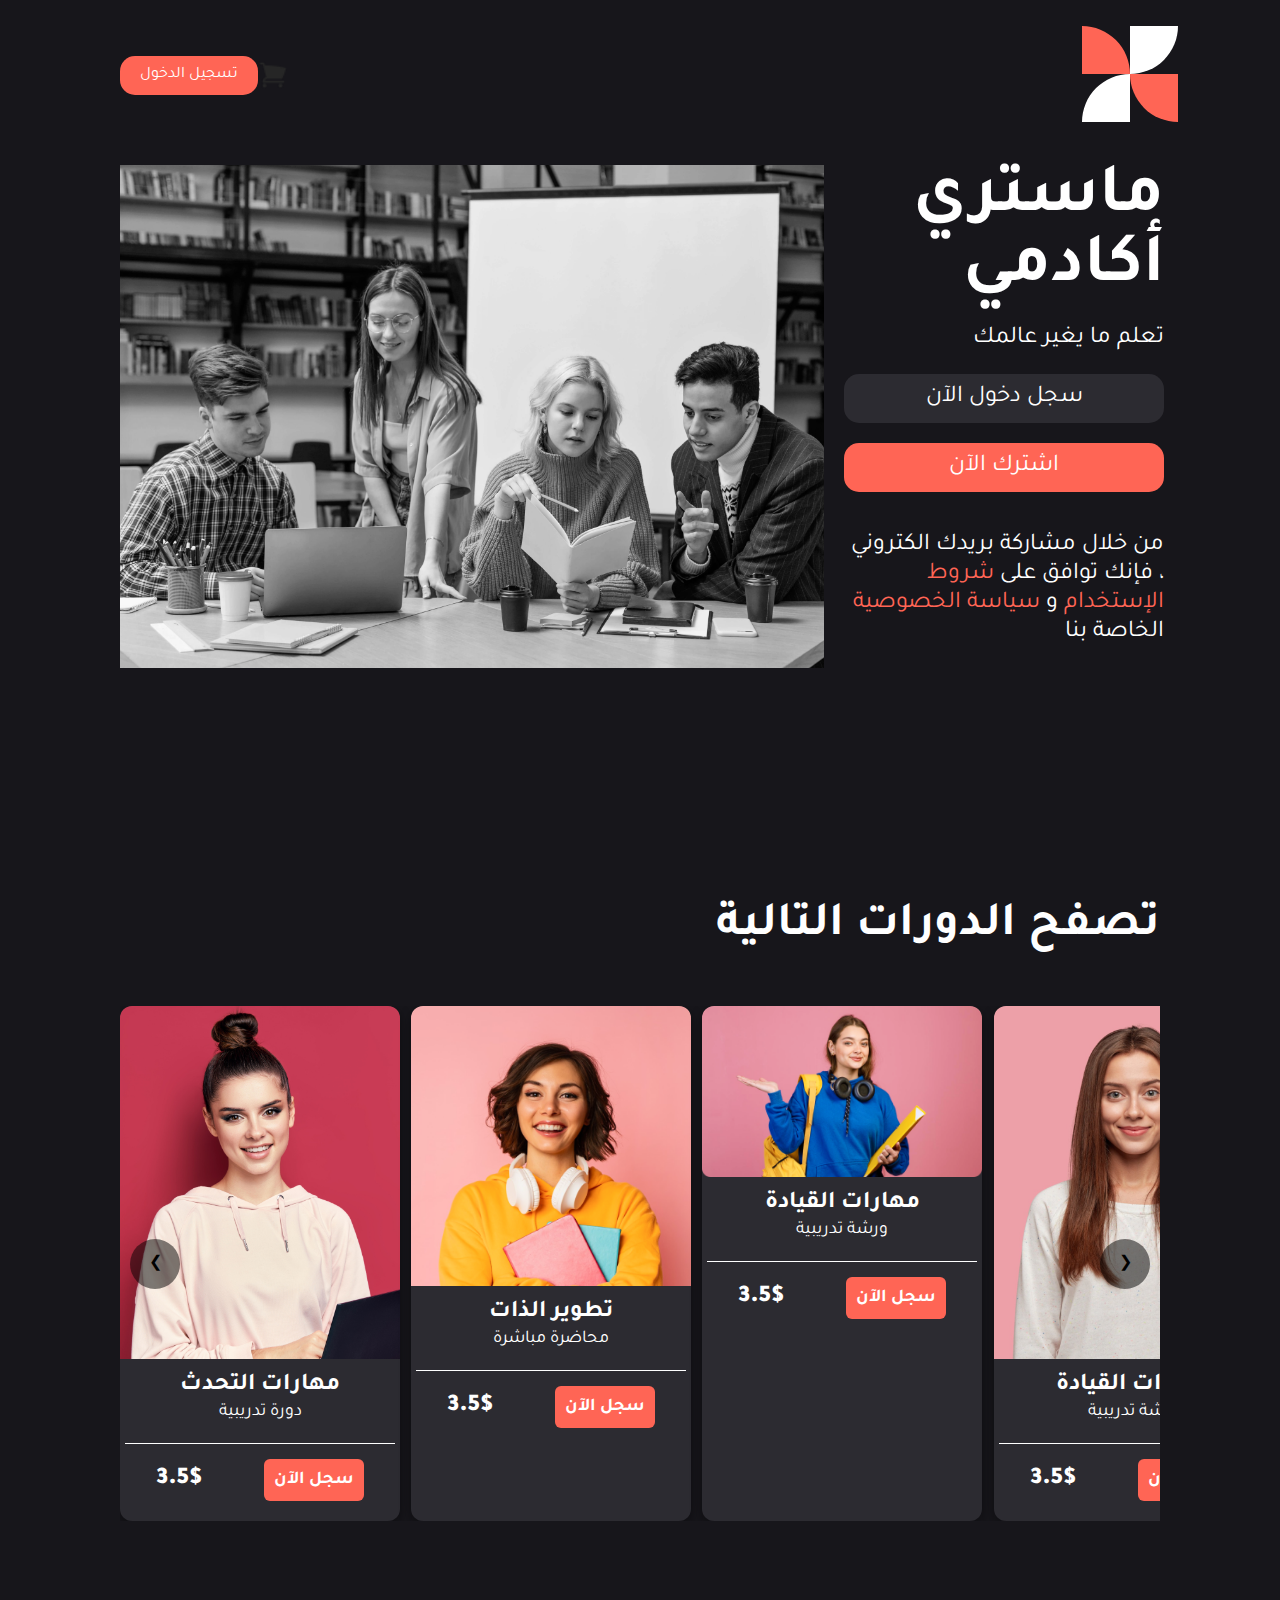
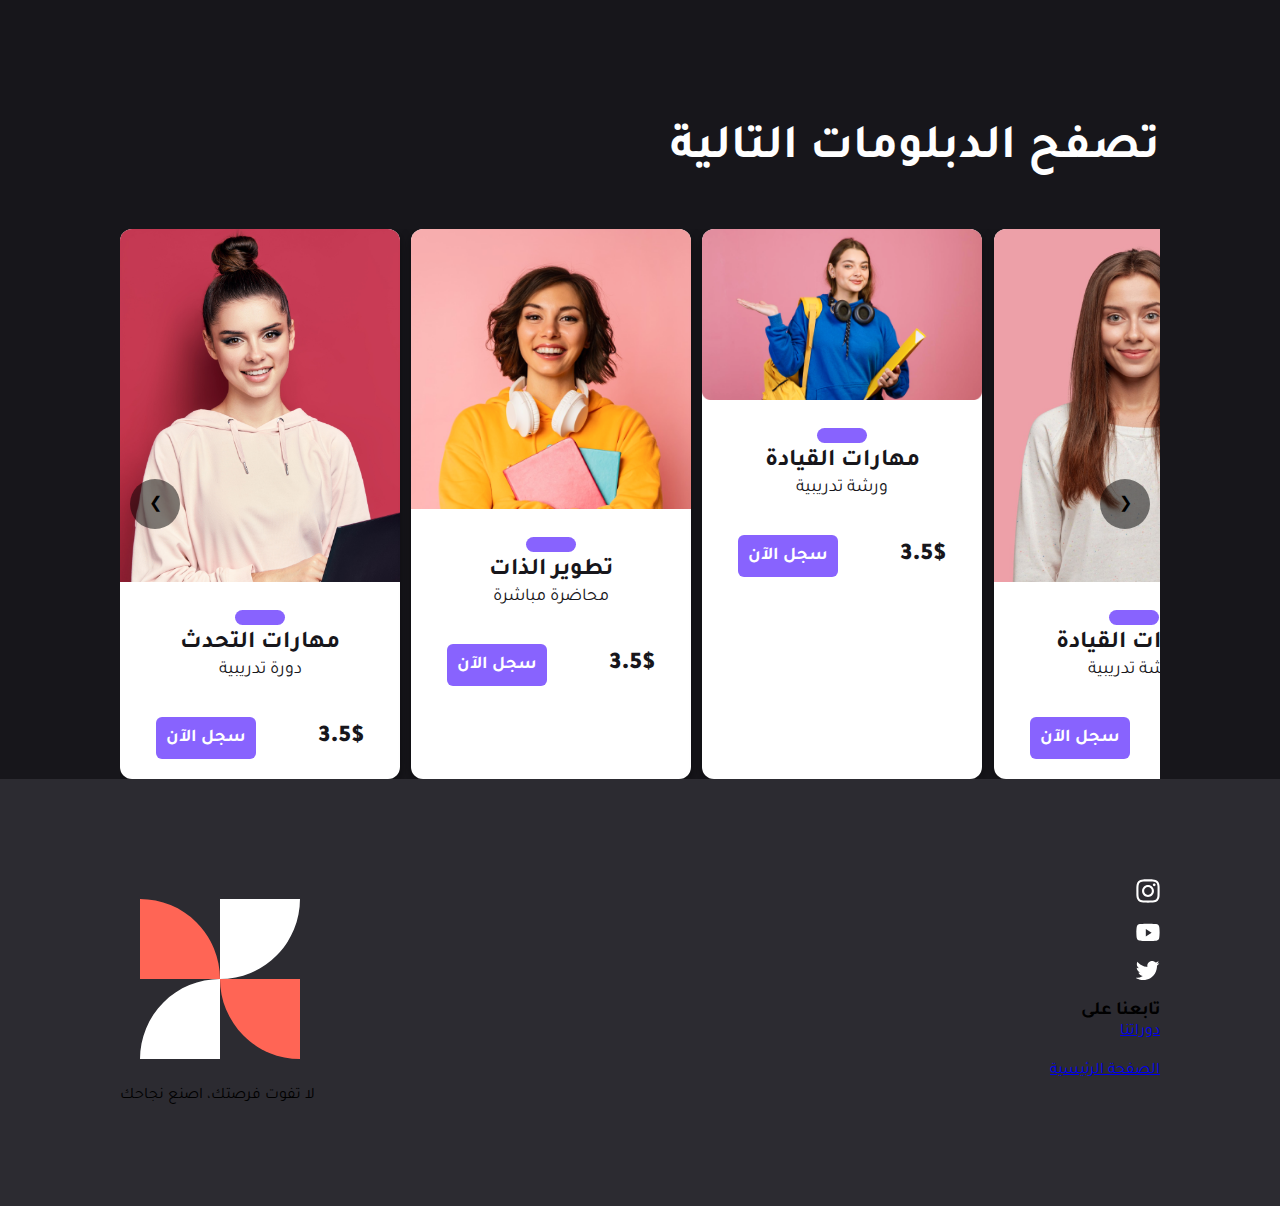
<file: assets/index.html>
<!DOCTYPE html>
<html lang="ar">
<head>
    <meta charset="UTF-8">
    <meta name="viewport" content="width=device-width, initial-scale=1.0">
    <title>Academy</title>
    <link href="https://fonts.googleapis.com/css2?family=Tajawal:wght@400;700&display=swap" rel="stylesheet">
    <link rel="stylesheet" href="./style/style.css">
</head>
<body>
    <nav class="whiteSpacing">  
        <div class="Left-nav">
            <button class="menu"><img src="./imgs/menu.svg" alt="menuIcon"></button>
            <button>تسجيل الدخول</button>
            <img class="CartBtn" src="./imgs/cartBtn.png" alt="">
        </div> 
            <img src="./imgs/Logo.svg" alt="">
        </nav>
        <div class="hero whiteSpacing">
            <img src="./imgs/hero.jpg" alt="">
            <div class="Desc">
                <h1>ماستري أكادمي </h1>
                <p>تعلم ما يغير عالمك</p>
                <button class="FirstB">سجل دخول الآن</button>
                <button>اشترك الآن</button>
                <p>من خلال مشاركة بريدك الكتروني ، فإنك توافق على <span>شروط الإستخدام</span> و <span>سياسة الخصوصية</span> الخاصة بنا</p>
            </div>
        </div>

        <section id="Courses" class="ourCourses whiteSpacing">
            <h2>تصفح الدورات التالية</h2>
            <div class="slider">
                <div class="arrow left" onclick="moveSlide(-1)">&#10094;</div>
                <div class="arrow right" onclick="moveSlide(1)">&#10095;</div>
                <div class="slider-track" id="track">
                    <div class="card">
                        <img src="./imgs/Teacher6.png" alt="">
                        <div class="card-content">
                            <h3>مهارات التحدث</h3>
                            <p>دورة تدريبية</p>
                            <div class="Price">
                                <p>3.5$</p>
                                <button>سجل الآن</button>
                            </div>
                        </div>
                    </div>
                    <div class="card">
                        <img src="./imgs/Teacher2.png" alt="">
                        <div class="card-content">
                            <h3>تطوير الذات</h3>
                            <p>محاضرة مباشرة</p>
                            <div class="Price">
                                <p>3.5$</p>
                                <button>سجل الآن</button>
                            </div>
                        </div>
                    </div>
                    <div class="card">
                        <img src="./imgs/Teacher3.png" alt="">
                        <div class="card-content">
                            <h3>مهارات القيادة</h3>
                            <p>ورشة تدريبية</p>
                            <div class="Price">
                                <p>3.5$</p>
                                <button>سجل الآن</button>
                            </div>
                        </div>
                    </div>
                    <div class="card">
                        <img src="./imgs/Teacher7.png" alt="">
                        <div class="card-content">
                            <h3>مهارات القيادة</h3>
                            <p>ورشة تدريبية</p>
                            <div class="Price">
                                <p>3.5$</p>
                                <button>سجل الآن</button>
                            </div>
                        </div>
                    </div>
                    <div class="card">
                        <img src="./imgs/Teacher4.png" alt="">
                        <div class="card-content">
                            <h3>مهارات القيادة</h3>
                            <p>ورشة تدريبية</p>
                            <div class="Price">
                                <p>3.5$</p>
                                <button>سجل الآن</button>
                            </div>
                        </div>
                    </div>
                    <div class="card">
                        <img src="./imgs/Teacher5.png" alt="">
                        <div class="card-content">
                            <h3>مهارات القيادة</h3>
                            <p>ورشة تدريبية</p>
                            <div class="Price">
                                <p>3.5$</p>
                                <button>سجل الآن</button>
                            </div>
                        </div>
                    </div>
                    <div class="card">
                        <img src="./imgs/Teacher1.png" alt="">
                        <div class="card-content">
                            <h3>مهارات القيادة</h3>
                            <p>ورشة تدريبية</p>
                            <div class="Price">
                                <p>3.5$</p>
                                <button>سجل الآن</button>
                            </div>
                        </div>
                    </div>
                </div>
            </div>
</section>

<section class="ourCourses diploma whiteSpacing">
            <h2>تصفح الدبلومات التالية</h2>
            <div class="slider">
                <div class="arrow left" onclick="moveSlide(-1)">&#10094;</div>
                <div class="arrow right" onclick="moveSlide(1)">&#10095;</div>
                <div class="slider-track" id="track">
                    <div class="card">
                        <img src="./imgs/Teacher6.png" alt="">
                        <div class="purpleDev"></div>
                        <div class="card-content">
                            <h3>مهارات التحدث</h3>
                            <p>دورة تدريبية</p>
                            <div class="Price">
                                <p>3.5$</p>
                                <button>سجل الآن</button>
                            </div>
                        </div>
                    </div>
                    <div class="card">
                        <img src="./imgs/Teacher2.png" alt="">
                        <div class="purpleDev"></div>
                        <div class="card-content">
                            <h3>تطوير الذات</h3>
                            <p>محاضرة مباشرة</p>
                            <div class="Price">
                                <p>3.5$</p>
                                <button>سجل الآن</button>
                            </div>
                        </div>
                    </div>
                    <div class="card">
                        <img src="./imgs/Teacher3.png" alt="">
                        <div class="purpleDev"></div>
                        <div class="card-content">
                            <h3>مهارات القيادة</h3>
                            <p>ورشة تدريبية</p>
                            <div class="Price">
                                <p>3.5$</p>
                                <button>سجل الآن</button>
                            </div>
                        </div>
                    </div>
                    <div class="card">
                        <img src="./imgs/Teacher7.png" alt="">
                        <div class="purpleDev"></div>
                        <div class="card-content">
                            <h3>مهارات القيادة</h3>
                            <p>ورشة تدريبية</p>
                            <div class="Price">
                                <p>3.5$</p>
                                <button>سجل الآن</button>
                            </div>
                        </div>
                    </div>
                    <div class="card">
                        <img src="./imgs/Teacher4.png" alt="">
                        <div class="purpleDev"></div>
                        <div class="card-content">
                            <h3>مهارات القيادة</h3>
                            <p>ورشة تدريبية</p>
                            <div class="Price">
                                <p>3.5$</p>
                                <button>سجل الآن</button>
                            </div>
                        </div>
                    </div>
                    <div class="card">
                        <img src="./imgs/Teacher5.png" alt="">
                        <div class="purpleDev"></div>
                        <div class="card-content">
                            <h3>مهارات القيادة</h3>
                            <p>ورشة تدريبية</p>
                            <div class="Price">
                                <p>3.5$</p>
                                <button>سجل الآن</button>
                            </div>
                        </div>
                    </div>
                    <div class="card">
                        <img src="./imgs/Teacher1.png" alt="">
                        <div class="purpleDev"></div>
                        <div class="card-content">
                            <h3>مهارات القيادة</h3>
                            <p>ورشة تدريبية</p>
                            <div class="Price">
                                <p>3.5$</p>
                                <button>سجل الآن</button>
                            </div>
                        </div>
                    </div>
                </div>
            </div>
</section>

<footer>
    <div class="LogoFooter">
    <img src="./imgs/Logo.svg" alt="">
    <p>لا تفوت فرصتك، اصنع نجاحك</p>
</div>
    <div class="FirstLine">
    <ul>
        <li><img src="./imgs/insta.svg" alt=""></li>
        <li><img src="./imgs/youtube.svg" alt=""></li>
        <li><img src="./imgs/X.svg" alt=""></li>
        <li><h3>تابعنا على</h3></li>
    </ul>
    <ul>
        <li><a href="#Courses">دوراتنا</a></li>
        <li><a href="#">الصفحة الرئيسية</a></li>
    </ul>
</div>

    
</footer>


<script>
    let index = 0;
    const track = document.getElementById('track');
    const cards = document.querySelectorAll('.card');
    const total = cards.length;

    function updateSlider() {
      track.style.transform = `translateX(${-index * (cards[0].offsetWidth + 20)}px)`;
    }

    function moveSlide(dir) {
        index = (index + dir + total) % total;
        updateSlider();
    }

</script>
</body>
</html>
</file>
<file: assets/style/style.css>
:root{
    --BG-color: rgb(23,22,27);
    --red-colot: rgb(255,101,85);
    --darkG-color: rgb(44,43,49);
    --white-color: white;
    --purple-color: rgb(136, 99, 254);
    --veryDarkG--color: rgb(32, 31, 35);
}
*{
    margin: 0 0;
    padding: 0 0;
    box-sizing: border-box;
    font-family: 'Tajawal', sans-serif;
}

/* global */
.whiteSpacing{
    padding: 0 120px;
    background-color: var(--BG-color);
}

.NewSpacing{
    padding: 0 200px;
    background-color: var(--BG-color);
}



@media (max-width: 1200px){
    .NewSpacing{
    padding: 0 120px;
}
}
@media (max-width: 920px){
    .NewSpacing{
    padding: 0 32px;
}
}
/* nav styling */
nav{
    display: flex;
    flex-direction: row;
    justify-content: space-between;
    align-items: center;
    padding-top: 15px !important;
    /* padding-bottom: 15px !important; */
    img{
        width: 120px;
        transform: translateX(30px) translateY(-1px);

    }
    .Left-nav{
        display: flex;
        gap: 0px;
        align-items: center;

        button{
            background-color: var(--red-colot);
            border: none;
            border-radius: 15px;
            padding: 10px 20px;
            color: var(--white-color);
            font-size: 16px;
            cursor: pointer;
        }
        .menu{
            display: none;
                background: none;
                padding: 0;
                img{
                    width: 50px;
                    transform: translateX(0px);
                }
            }
            .CartBtn{
                width: 30px;
                transform: translateX(0px);
            }    
    }
    .MiddleNav{
        ul{
            display: flex;
            flex-direction: row;
            list-style: none;
            color: var(--white-color);
            gap: 20px;
            font-size: 16px;
            cursor: pointer;
            a{
                text-decoration: none;
                color: var(--white-color);
            }

            /* Dropdown button */
    .dropdown-btn {
    background: none;
    border: none;
    color: var(--white-color);
    font-size: 16px;
    cursor: pointer;
    }

    .dropdown-btn:after {
    content: " ▼";
    font-size: 14px;
    }

    /* Dropdown menu */
    .dropdown-menu {
        display: none;
        position: absolute;
        background: var(--darkG-color);
        min-width: 180px;
        margin-top: 8px;
        border-radius: 6px;
        box-shadow: 0 4px 12px rgba(0,0,0,0.3);
        z-index: 10;
    }

    .dropdown-menu a {
        display: block;
        padding: 10px 15px;
        color: white;
        text-decoration: none;
    }

    .dropdown-menu a:hover {
        background: #333;
    }

    /* Show menu */
    .dropdown.show .dropdown-menu {
        display: block;
    }
        }
    }
}

/* Medium screens */
@media (max-width: 1200px)
    {
    .whiteSpacing{
        padding: 0 80px;
    }

    nav{
    .Left-nav{
        gap: 15px;
        
        .menu{
            display: inline;
                img{
                    width: 40px;
                }
            }
    }
    .MiddleNav{
            display: none;
        }
}

}

/* small screens */
@media (max-width: 920px)
    {
    .whiteSpacing{
        padding: 0 16px;
    }
nav{
    padding-top: 16px !important;
    padding-bottom: 0px !important;
    img{
        width: 100px;
        transform: translateX(15px);
    }
    .Left-nav{
        gap: 10px;

        button{
            font-size: 14px;
            padding: 5px 5px;
            cursor: pointer;
        }
        
        .menu{
            display: inline;
                img{
                    width: 30px;
                }
            }
            .CartBtn{
                width: 30px
            }
    }
    .MiddleNav{
            display: none;
        }
}
}

/* hero styling */
.hero{
    width: calc(100ve - 240px);
    padding-bottom: 30px;
    padding-top: 30px;
    display: flex;
    flex-direction: row;
    justify-content: space-between;
    gap: 20px;
    img{
        width: 55vw;
        filter: grayscale(100%);
        object-fit: cover;
    }
    .Desc{
        display: flex;
        flex-direction: column;
        align-items: flex-end;
        justify-content: center;
        h1{
            font-size: 70px;
            color: var(--white-color);
            text-align: right;
            line-height: 100%;
        }
        p{
            font-size: 24px;
            color: var(--white-color);
            margin: 20px 0;
            text-align: right;
            span{
                color: var(--red-colot);
            }
        }
        button{
            background-color: var(--red-colot);
            width: 25vw;
            border: none;
            border-radius: 15px;
            padding: 10px 20px;
            color: var(--white-color);
            font-size: 24px;
            margin-bottom: 20px;
            cursor: pointer;
        }
        button:hover {
    background: #c0392b;
}

        .FirstB{
                background-color: var(--darkG-color);

            }
        
    }
}

@media (max-width: 920px){
    .hero{
        padding-bottom: 0px;
        padding-top: 0px;
        flex-direction: column;
    align-items: center;
    gap: 20px;
    position: relative;
    img{
        width: 100%;
        height: 300px;
        object-fit: cover;
    }
    .Desc{
        position: absolute;
        top: 75%;
        width: 65%;
        min-width: 225px;
        max-width: 400px;
        flex-direction: column;
        align-items: center;
        h1{
            font-size: 22px;
            font-weight: 700;
            align-self: flex-end;
        }
        p{
            font-size: 10px;
            font-weight: 400;
            margin-top: 10px;
            margin-bottom: 10px;
            align-self: flex-end;
        }
        button{
            align-self: center;
            width: 100%;
            min-width: 202px;
            font-size: 16px;
            margin-bottom: 10px;
            padding: 5px;
        }
        
    }
}
}

.ourCourses{
    padding-top: 200px;
    width: 100vw;
    h2{
        width: 100%;
        text-align: right;
        color: var(--white-color);
        font-size: 48px;
        padding-bottom: 50px;
    }
    .slider {
        width: 100%;
        overflow: hidden;
        position: relative;
        display: flex;
}

.slider-track {
    display: flex;
    transition: transform 0.25s ease-in-out;
    gap: 1%;
}

.card {
    width: 25%;
    min-width: 160px;
    background: var(--darkG-color);
    border-radius: 12px;
    color: var(--white-color);
    box-shadow: 0 4px 12px rgba(0,0,0,0.4);
    flex-shrink: 0;
    text-align: center;
    overflow: hidden;
    padding-bottom: 15px;
}
.card .imgCo{
width: 100%;
height: 250px;
overflow: hidden;
margin-bottom: 20px;
}
.card img {
    width: 100%;
    object-fit: cover;

}

.card-content {
    padding: 5px;
}

.card h3 {
    /* margin: 0 0 5px; */
    font-weight: 700;
    font-size: 24px
}

.card p {
    margin: 0 0 15px;
    font-weight: 400;
    font-size: 18px;
    padding-bottom: 20px;
    border-bottom: 1px solid var(--white-color);
}
.card .Price{
    display: flex;
    width: 100%;
    justify-content: space-around;
    align-items: center;
    p{
        border-bottom: none;
        padding-bottom: 0px;
        margin: 0 0 0px;
        font-weight: 900;
        font-size: 24px;
    }
}
.card button {
    padding: 10px;
    border: none;
    border-radius: 6px;
    background: var(--red-colot);
    color: var(--white-color);
    font-size: 18px;
    font-weight: 700;
    cursor: pointer;
    transition: background 0.3s;
}

.card button:hover {
    background: #c0392b;
}

/* Arrows */
.arrow {
    width: 50px;
    height: 50px;
    display: flex;
    align-items: center;
    justify-content: center;
    position: absolute;
    top: 50%;
    transform: translateY(-50%);
    background: rgba(0,0,0,0.5);
    padding: 10px;
    border-radius: 50%;
    cursor: pointer;
    z-index: 10;
    user-select: none;
    img{
        width: 24px;
    }
}
.arrow:hover{
    background-color: var(--darkG-color);
    opacity: 0.9;
}
.arrow.left { left: 10px; }
.arrow.right { right: 10px; }

.ShowMore{
    width: 250px;
    display: block;
    border: none;
    background-color: var(--darkG-color);
    color: var(--white-color);
    font-size: 20px;
    border-radius: 10px;
    padding: 20px 0;
    margin: 0 auto;
    margin-top: 30px;
}
.ShowMore:hover{
    background-color: var(--veryDarkG--color);
}
}

/* Medium screens */
@media (max-width: 1200px)
    {
    .ourCourses{
        
    h2{
        font-size: 38px;
    }
    .card {
    width: 25%;
    min-width: 125px;
}
.card h3 {
    font-size: 24px
}

.card p {
    font-size: 20px;
}
.card .Price{
    p{
        font-size: 20px;
    }
}
.card button {
    font-size: 20px;
}}
    }

/* Small screens */
@media (max-width: 920px){
.ourCourses{
    padding-top: 150px;
        width: 100vw;
    h2{
        font-size: 20px;
    }

.slider-track {
    gap: 20px;
}

.card {
    width: calc(50vw - 32px);
    min-width: 350px;
}

.card img {
    width: 100%;
    max-width: 450px;
    min-width: 300px
}
.card h3 {
    font-size: 24px
}

.card p {
    font-size: 20px;
}
.card .Price{
    p{
        font-size: 20px;
    }
}
.card button {
    font-size: 20px;
}}
}

@media (max-width: 700px)
    {
    .ourCourses{
        width: 100vw;
    h2{
        font-size: 20px;
    }

.slider-track {
    gap: 20px;
}

.card {
    width: calc(100vw - 32px);
}
.card img {
    width: 100%;
    max-width: 450px;
    min-width: 300px
}
.card h3 {
    font-size: 24px
}

.card p {
    font-size: 20px;
}
.card .Price{
    p{
        font-size: 20px;
    }
}
.card button {
    font-size: 20px;
}}
    }


.diploma{
    .card {
    background: var(--white-color);
    color: var(--BG-color);
    .purpleDev{
        width: 50px;
        height: 15px;
        border-radius: 10px;
        background-color: var(--purple-color);
        margin: 0 auto;
        margin-top: 20px;
    }
}
.card .Price{
    flex-direction: row-reverse;
}
.card button {
    background: var(--purple-color);
    color: var(--white-color);
}
.card button:hover {
    background: rgb(128,128, 255);
}
}
.bundle{
    
}

.expert{
    padding-bottom: 200px;
    .card p {
    border: none;
}

.card img {
    position: relative;
    min-width:150px;
}
.card {
    position: relative;
    /* flex-shrink: 0; */
    max-width: 400px;
    background: none;
    display: flex;
    align-items: center;
    justify-content: center;
    padding: 0px;
    perspective: 1000px;
}


.card-content {
    padding: 0px;
    position: absolute;
    top: 55%;
    display: flex;
    flex-direction: column;
    align-items: center;
    justify-content: center;
}
.card h3 {
    width: 100%;
    font-size: 38px;
    font-weight:900;
}

.card p {
    width: 60%;
    font-size: 20px;
    text-align: center;
    
}
}
.expert .card .imgCo{
    border-radius: 10px;
    height: 300px;
    backface-visibility:visible;
    transform-style: preserve-3d;
}
.expert .card .imgCo:hover{
    animation: turn 0.5s ease forwards;
}
@keyframes turn {
    0% {transform: rotateY(0deg);}
    50% {transform: rotateY(90deg);}
    100% {transform: rotateY(180deg);}
}


@media (max-width: 1200px){
    .expert{
   .card-content {
    top: 60%;
}
.card h3 {
    width: 100%;
    font-size: 28px;
    font-weight:900;
}
.card p {
    width: 70%;
    font-size: 18px;}
}
}



.NewExp{
    padding-bottom: 200px;
    padding-right: 200px;
    padding-left: 200px;
    display: flex;
    flex-direction: row;
    justify-content: space-between;
    align-items: flex-start;
    gap: 2%;

.Left{
    width: 40%;
    display: flex;
    flex-direction: column;
    gap: 40px;
    img{
        width: 100%;
        /* max-height: 500px; */
    }
}
.Right{
    width: 40%;
    color: var(--white-color);
    text-align: right;
    h1{
        font-size: 28px;
        margin-bottom: 25px;
    }
    ul{
        list-style: none;
        
        li{
            margin-bottom: 5px;
            display: flex;
            flex-direction: row;
            justify-content: flex-end;
            p{
                font-size: 20px;
            }
            img{
                width: 44px;
                padding-left: 10px;
            }
        }
    }
    button{
        margin-top: 10px;
        width: 100%;
        background-color: var(--red-colot);
        cursor: pointer;
        color: var(--white-color);
        font-size: 24px;
        padding: 10px 0;
        border: none;
        border-radius: 10px;
    }
}
.Right button:hover{
    background-color: #c0392b;
}
}

@media (max-width: 1200px){
    .NewExp{
        padding-right: 120px;
    padding-left: 120px;
    width: 100vw;
    flex-direction: column;
    gap: 30px;


.Left{
    width: 100%;
    gap: 40px;
    margin: 0 auto;
}
.Right{
    margin: 0 auto;
    width: 100%;
    h1{
        font-size: 28px;
        margin-bottom: 15px
    }
    ul{
        li{
            margin-bottom: 2px;
            p{
                font-size: 20px;
            }
            img{
                width: 44px;
            }
        }
    }
    button{
        font-size: 24px;
    }
}
}
}

@media (max-width: 920px){
    .NewExp{
    width: 100vw;
    flex-direction: column;
    gap: 50px;
    padding-right: 32px;
    padding-left: 32px;

.Left{
    width: 100%;
    gap: 40px;
    margin: 0 auto;
}
.Right{
    margin: 0 auto;
    width: 100%;
    h1{
        font-size: 22px;
        margin-bottom: 40px;
    }
    ul{
    li{
            p{
                font-size: 16px;
            }
            img{
                width: 40px;
            }
        }}
    button{
        font-size: 18px;
    }
}
}
}


.bigc{
    width: 100vw;
    padding-bottom: 200px;
    
}
.testimonial-title {
    font-size: 42px;
    color: var(--white-color);
    padding-bottom: 20px;
    width: fit-content;
    margin: 0 auto;
}

.testimonial-slider {
    width: 80%;
    margin: auto;
    position: relative;
    display: flex;
    flex-direction: column;
    align-items: center;
    justify-content: center;
}

.testimonial-container {
    
    position: relative;
    overflow: hidden;
}

.testimonial-slide {
    display: none;
    text-align: center;
    padding: 20px;
}

.testimonial-slide.active {
    display: flex;
    align-items: center;
    justify-content: center;
    width: fit-content;
    margin: 0 auto;
}
.StudentIng{
    min-width: 300px;
}
.testimonial-image {
    min-width: 300;
    width: 100%;
    height: 400px;
    object-fit: cover;
    border-radius: 10px;
    margin-bottom: 15px;
}

.testimonial-text {
    width: 50%;
    font-size: 24px;
    background: var(--darkG-color);
    color: var(--white-color);
    padding: 15px;
    border-radius: 10px;
    line-height: 1.8;
    transform: translatex(-100px);
}

/* Buttons */
.testimonial-prev,
.testimonial-next {
    width: 70px;
    height: 70px;
    display: flex;
    justify-content: center;
    align-items: center;
    text-align: center;
    position: absolute;
    top: 50%;
    transform: translateY(-50%);
    background: var(--darkG-color);
    border: none;
    cursor: pointer;
    border-radius: 50%;
    img{
        width: 24px;
    }
}

.testimonial-prev:hover,
.testimonial-next:hover {
    background: var(--red-colot);
    opacity: 0.4;
}

.testimonial-prev { left: 10px; }
.testimonial-next { right: 10px; }

/* Dots */
.testimonial-dots {
    width: fit-content;
    margin: 0 auto;
    margin-top: 15px;
}

.testimonial-dots .dot {
    height: 10px;
    width: 10px;
    margin: 0 5px;
    display: inline-block;
    background: #777;
    border-radius: 50%;
    cursor: pointer;
    transition: background 0.3s;
}

.testimonial-dots .dot.active {
    background: #fff;
}
@media (max-width: 1200px){
.testimonial-text {
    width: 50%;
    font-size: 18px;
    background: var(--darkG-color);
    color: var(--white-color);
    padding: 15px;
    border-radius: 10px;
    line-height: 1.8;
}
.testimonial-prev,
.testimonial-next {
    width: 50px;
    height: 50px;
    display: flex;
    font-size: 30px;
}
}
@media (max-width: 920px){
    .bigc{
    padding-bottom: 100px;
}
    .testimonial-title {
    font-size: 32px;
    text-align: center;
}

.testimonial-slider {
    width: calc(100vw - 32px);
}
.testimonial-slide.active {
    flex-direction: column;
}
.testimonial-image {
    width: 60%;
    min-width: 300px;
}

.testimonial-text {
    width: 60%;
    min-width: 250px;
    height: 200px;
    font-size: 18px;
    transform: translatex(0px);
    transform: translateY(-130px);
    line-height: 150%;
}

.testimonial-prev,
.testimonial-next {
    width: 44px;
    height: 44px;
    top: 40%;
    font-size: 20px;
}


/* Dots */
.testimonial-dots {
    transform: translateY(-110px);
}
}



    .NewCoach{
    padding: 0px;
    width: 100vw;
    position: relative;
    img{
        width: 100%;
        height: 700px;
        filter: blur(5px);
        object-fit: cover;
        
    }
    .JoinUs{
        padding-right: 120px;
        position: absolute;
        top: 120px;
        width: 100%;
        text-align: right;
        color: var(--white-color);
        h1{
            font-size: 80px;
        }
        p{
            font-size: 22px;
            margin-top: 50px;
            margin-bottom: 20px;
        }
        button{
            border: none;
            width: 300px;
            background-color: rgb(254, 205, 76);
            padding: 10px 0;
            border-radius: 20px;
            font-size: 32px;
        }
        button:hover{
            background-color: rgba(249, 255, 76, 0.438);
        }
    }
}

@media (max-width:1200px){
    .NewCoach{
        img{
            height: 500px;
        }
    .JoinUs{
        padding-right: 80px;
        top: 100px;
        h1{
            font-size: 60px;
        }
        p{
            font-size: 18px;
            margin-top: 30px;
            margin-bottom: 10px;
        }
        button{
            width: 200px;
            padding: 10px 0;
            font-size: 24px;
        }
    }
}
}

@media (max-width:920px){
    .NewCoach{
        img{
            height: 300px;
        }
    .JoinUs{
        padding-right: 16px;
        top: 80px;
        h1{
            font-size: 30px;
        }
        p{
            font-size: 14px;
            margin-top: 30px;
            margin-bottom: 20px;
        }
        button{
            width: 100px;
            padding: 5px 0;
            font-size: 14px;
        }
    }
}
}

.faq {
    display: flex;
    flex-direction: column;
    align-items: center;
    justify-content: center;
    padding-top: 200px;
    padding-bottom: 200px;
    text-align: right;
}

.faq h2 {
    width: fit-content;
    margin: 0 auto;
    padding-bottom: 20px;
    color: var(--white-color);
    font-size: 38px;

}

details {
    background: var(--veryDarkG--color);
    margin-top: 10px;
    border-radius: 6px;
    overflow: hidden;
    width: 100%;
    color: var(--white-color);
    font-size: 20px;
}

summary {
    padding: 15px 20px;
    cursor: pointer;
    font-weight: bold;
    position: relative;
    list-style: none;
}

summary::marker {
  display: none; /* remove default triangle */
}

summary::after {
    content: "⌄";
    position: absolute;
    left: 20px;
    transition: transform 0.3s;
}

details[open] summary::after {
    transform: rotate(180deg);
}

details p {
    padding: 15px 20px;
    margin: 0;
    background: var(--veryDarkG--color);
    line-height: 1.6;
    color: var(--white-color);
    font-size: 18px;
}
details span {
    color: var(--red-colot);
}

@media(max-width:920px){
    details {
    width: 100%;
    font-size: 14px;
}

.faq h2 {
    font-size: 24px;

}

details p {
    font-size: 14px;
}}


footer{
    background-color: var(--darkG-color);
    padding: 0 120px;
    padding-top: 100px;
    padding-bottom: 100px;
    width: 100vw;
    display: flex;
    flex-direction: row;
    justify-content: space-between;
    align-items: flex-start;
    ul{
        list-style: none;
        display: flex;
        flex-direction: column;
        gap: 20px;
        li{
            p{
                color: var(--white-color);
                font-size: 18px;
                text-align: right;
            }
        }
    }
    .FirstLine{
    ul{
        justify-content: flex-end;
        align-items: flex-end;
        li{
            display: flex;
            flex-direction: row;
            img{
                width: 34px;
                padding-left: 10px;
            }
            
        }
        
    }}

    .LogoFooter{
        align-self: center;
        img{
            width: 200px;
        }
    }
}

@media (max-width: 1200px){
    footer{
    padding: 0 80px;
    padding-top: 100px;
    padding-bottom: 100px;}}


@media (max-width: 920px){
    footer{
    padding: 0 16px;
    padding-top: 100px;
    padding-bottom: 200px;
    position: relative;
    gap: 5px;
    ul{
        li{
            p{
                font-size: 14px;
            }
        }
    }

    .FirstLine{
    ul{
        li{
            img{
                width: 24px;
            }
            
        }
        
    }}
    .LogoFooter{
        position: absolute;
        top: 52%;
        left: calc(50% - 128px);

        img{
            width: 220px;
        }
    }
}}








/* styling the second page */
@media (min-width:1440px){
    .course-page{
    padding: 0px 0px;
    position: relative;
    /* width: 100vw; */
    height: 700px;
    background-color: rgb(20, 18, 18);
    overflow: hidden;
    img{
        margin: 0 auto;
        display: block;
        width: 50%;
        min-width: 300px;
}
}
.course-page .imgCard{
    width: 100%;
    display: flex;
    flex-direction: column;
    align-items: center;
    position: absolute;
    top: 10%;
    img{
        width: 30px;
        min-width: 15px;
        height: auto;
        filter: none;
        margin-bottom: 10px;
    }
    h1{
        color: var(--white-color);
        font-size: 50px;
        margin-bottom: 20px;
        font-weight: 900;
    }
    p{
        color: var(--white-color);
        font-size: 38px;
        margin-bottom: 30px;
        font-weight: 700;
    }
    .ImgLine div{
    text-align: center;
    p{
        font-size: 16px;
    }
}
}
.TopImg {
    align-self: flex-end;
    padding-right: 120px;
button{
    display: flex;
    justify-content: center;
    align-items: center;
    border: none;
    width: fit-content;
    padding: 5px;
    border-radius: 5px;
    background-color: var(--darkG-color);
    color: var(--white-color);
    font-size: 18px;
    margin-bottom: 230px;
}
}
.ImgLine{
    display: flex;
    flex-direction: row;
    gap: 40px;
    margin-bottom: 10px;
    color: var(--white-color);
}

.imgCard .B-Btn{
    button{
        width: fit-content;
        padding: 10px;
        border-radius: 10px;
        background-color: var(--red-colot);
        color: var(--white-color);
        font-size: 24px;
        border: none;
    }
        
}
}
@media (max-width:1440px){
.course-page{
    padding: 0px 0px;
    position: relative;
    /* width: 100vw; */
    height: 700px;
    background-color: rgb(20, 18, 18);
    overflow: hidden;
    img{
        margin: 0 auto;
        display: block;
        width: 80%;
        min-width: 300px;
}
}
.course-page .imgCard{
    width: 100%;
    display: flex;
    flex-direction: column;
    align-items: center;
    position: absolute;
    top: 10%;
    img{
        width: 30px;
        min-width: 15px;
        height: auto;
        filter: none;
        margin-bottom: 10px;
    }
    h1{
        color: var(--white-color);
        font-size: 40px;
        margin-bottom: 20px;
        font-weight: 900;
    }
    p{
        color: var(--white-color);
        font-size: 28px;
        margin-bottom: 30px;
        font-weight: 700;
    }
    .ImgLine div{
    text-align: center;
    p{
        font-size: 16px;
    }
}
}
.TopImg {
    align-self: flex-end;
    padding-right: 120px;
button{
    display: flex;
    justify-content: center;
    align-items: center;
    border: none;
    width: fit-content;
    padding: 5px;
    border-radius: 5px;
    background-color: var(--darkG-color);
    color: var(--white-color);
    font-size: 12px;
    margin-bottom: 250px;
}
}
.ImgLine{
    display: flex;
    flex-direction: row;
    gap: 40px;
    margin-bottom: 10px;
    color: var(--white-color);
}

.imgCard .B-Btn{
    button{
        width: fit-content;
        padding: 10px;
        border-radius: 10px;
        background-color: var(--red-colot);
        color: var(--white-color);
        font-size: 24px;
        border: none;
    }
        
}}

@media (max-width: 1200px){
.TopImg {
    padding-right: 80px;
        
}
}

@media (max-width: 920px){
    .course-page{
        height: 500px;
        img{
            width: 100%;
        }
}
.course-page .imgCard{
    top: 5%;
   
    img{
        width: 24px;
    }
    h1{
        font-size: 24px;
        font-weight: 800;
        margin-bottom: 10px;
        text-align: center;
    }
    p{
        font-size: 22px;
    }
}
.TopImg {
    padding-right: 16px;
button{
    font-size: 12px;
    margin-bottom: 155px;
    padding: 5px;
}
}
.ImgLine{
    padding: 0 16px;
    margin-bottom: 5px;
    gap: 15px;
    div{
        text-align: center;
    }
    .Small{
        display: none;
    }
}
.imgCard .B-Btn{
    button{
        font-size: 16px;
        padding: 10px;
    }
        
}
}

.Details{
    display: flex;
    flex-direction: row;
    justify-content: space-between;
    align-items: center;
    padding-bottom: 200px;
}
.carscol{
    display: flex;
    flex-direction: column;
    gap: 2%;
    width: 60%;
    div{
        max-height: 500px;
        overflow: hidden;
        img{
            width: 100%;
        }
        background-color: var(--darkG-color);
        border-radius: 10px;
        padding: 20px;
        text-align: right;
        color: var(--white-color);
        font-size: 18px;
    }
}
.faq.Det{
    width: 35%;
    padding: 0;
    h2{
        margin: 0;
        align-self: flex-end;
        font-size: 18px;
    }
    details {
    margin-top: 0px;
    border-bottom: 1px solid  rgb(132, 131, 150);;
    border-radius: 0px;
    border-top-right-radius: 6px;
    font-size: 16px;
    width: 100%;
}
}

.DetailsT{
    padding-top: 200px;
    width: 100%;
    text-align: right;
    h1{
        color: var(--white-color);
        margin-bottom: 60px;
        font-size: 32px;
    }
    span{
        border-bottom: 5px solid var(--red-colot);
        padding-bottom: 10px;
    }
}

@media (max-width: 920px){
    .Details{
    flex-direction: column-reverse;
    gap: 50px;
}
.carscol{
    display: flex;
    flex-direction: row;
    width: 100%;

div{
        max-height: 400px;}}
.faq.Det{
    width: 100%;
}
.DetailsT{
    h1{
        font-size: 28px;
    }
}
}
.faq.DET{
    padding-top: 0px;
}





.NewNav{
img{
    transform: translateY(-1px);
}
    .Left-nav{
        button{
            padding: 10px 10px;
            font-size: 14px;
        }}
    .MiddleNav{
        ul{
            gap: 10px;
            font-size: 14px;

            /* Dropdown button */
    .dropdown-btn {
    font-size: 14px;
    }}}
}

.Trainer{
    display: flex;
    flex-direction: column;
    padding-bottom: 200px;
    p{
        width: 100%;
        text-align: right;
        color: var(--white-color);
        font-size: 24px;
        margin-bottom: 60px;
    }
    span{
            border-bottom: 5px solid var(--red-colot);
            padding-bottom: 3px;
        }
    .whoIs{
        width: 100%;
        display: flex;
        flex-direction: row-reverse;
        align-items: flex-start;
        justify-content: flex-start;
        gap: 20px;
        .tImg{
            background-color: burlywood;
            height: 350px;
            width: 400px;
            border-radius: 10px;
            overflow: hidden;
            img{
            width: 100%;
        }
        }
        .tLeft {
        width: calc(100% - 320px);
        max-width: 900px;

        display: flex;
        flex-direction:column;
        h2{
            text-align: right;
            color: var(--white-color);
            margin-bottom: 10px;
            padding-top: 40px;
        }
        p{
            font-size: 16px;
            margin-bottom: 0px;
        }
        .tCard{
            width: 100%;
            background-color: var(--darkG-color);
            padding: 30px;
            border-radius: 10px;
            transform: translateX(60px);
            height: fit-content;
        }
    }
        
    }
    
}

@media (max-width: 1200px){
    .Trainer{
    .whoIs{
        width: 100%;
        .tImg{
            border-radius: 10px;
        }
        .tLeft {
        width: calc(100% - 320px);
        .tCard{
            transform: translateX(0px);
        }
    }
        
    }
    
}
}

@media (max-width: 920px){
    .Trainer{
    p{
        font-size: 22px;
    }
    .whoIs{
        flex-direction: column;
        align-items: center;
        justify-content: center;
        gap: 10px;
        .tImg{
            background-color: burlywood;
            width: 100%;
            img{
            width: 100%;
        }
        }
        .tLeft {
        width: 90%;
        align-items: center;
        justify-content: center;
        h2{
            margin-bottom: 10px;
            padding-top: 20px;
            align-self: flex-end;
            font-size: 24px;
        }
        p{
            font-size: 14px;
        }
        .tCard{
            width: 100%;
            transform: translateX(0px);
        }
    }
        
    }
    
}

}


.Beg{
    display: flex;
    flex-direction: column;
    text-align: right;
    align-items: flex-end;
    h4{
        width: fit-content;
        font-size: 24px;
        margin-bottom: 40px;
        padding-bottom: 5px;
        border-bottom: 7px solid var(--red-colot);
        color: var(--white-color);
    }

    h2{
        color: var(--white-color);
        font-size: 32px;
        margin-bottom: 20px;
    }
    p{
        color: rgb(132, 131, 150);
        font-size: 18px;
        font-weight: 900;
    
    }
}

@media(max-width:920px){
    .Beg{
    h4{
        font-size: 18px;
    }

    h2{
        font-size: 24px;
    }
    p{
        font-size: 14px;
    
    }
}
}


.FooterC{
    padding-left: 200px;
    padding-right: 200px;
}

@media (max-width: 1200px){

    .FooterC{
    padding-left: 120px;
    padding-right: 120px;
}
}

@media (max-width: 920px){

    .FooterC{
    padding-left: 32px;
    padding-right: 32px;
}
}



/* styling Diploma page */
    .Details.DiplomaDet{
        display: flex;
        justify-content: space-between;
        align-items: flex-start;

.Coach{
    width: 55%;
    display: flex;
    flex-direction: column;
    gap: 20px;
    .firstCol{
        display: flex;
        flex-direction: row;
        justify-content: space-between;
        .imgSize{
            background-color: var(--darkG-color);
            border-radius: 5px;
            height: 300px;
            overflow: hidden;
            width: 48%;
            display: flex;
            flex-direction: column;
            align-items: center;
            justify-content: flex-start;
            padding: 10px;
            p{
                    text-align: right;
                    align-self: flex-end;
                    color: var(--white-color);
                    font-size: 15px;
                    margin-top: 5px;
                }
            div{
                width: 100%;
                height: 200px;
                background-color: var(--red-colot);
                display: flex;
                justify-content: center;
                align-items: center;
                overflow: hidden;
                margin-bottom: 5px;
                
            }
            img{
                width: 80%;
                height: 200px;
                object-fit: cover;
                object-position: center top;
            }
        }
    }
}
    }

    @media (max-width: 920px){
    .Details.DiplomaDet{
        display: flex;
        flex-direction: column-reverse;
        gap: 40px;

.Coach{
    width: 100%;
    display: flex;
    flex-direction: column;
    gap: 20px;
    .firstCol{
        flex-direction: row;
        .imgSize{
            background-color: var(--darkG-color);
            border-radius: 5px;
            width: 48%;
            height: 270px;
            display: flex;
            flex-direction: column;
            align-items: center;
            justify-content: flex-start;
            padding: 10px;
            p{
                    text-align: right;
                    align-self: flex-end;
                    color: var(--white-color);
                    font-size: 15px;
                    margin-top: 5px;
                }
            div{
                width: 100%;
                height: 180px;
                background-color: var(--red-colot);
                display: flex;
                justify-content: center;
                align-items: center;
                overflow: hidden;
                margin-bottom: 5px;
                
            }
            img{
                width: 80%;
                height: 200px;
                object-fit: cover;
                object-position: center top;
            }
        }
    }
}
    }

    }
</file>
